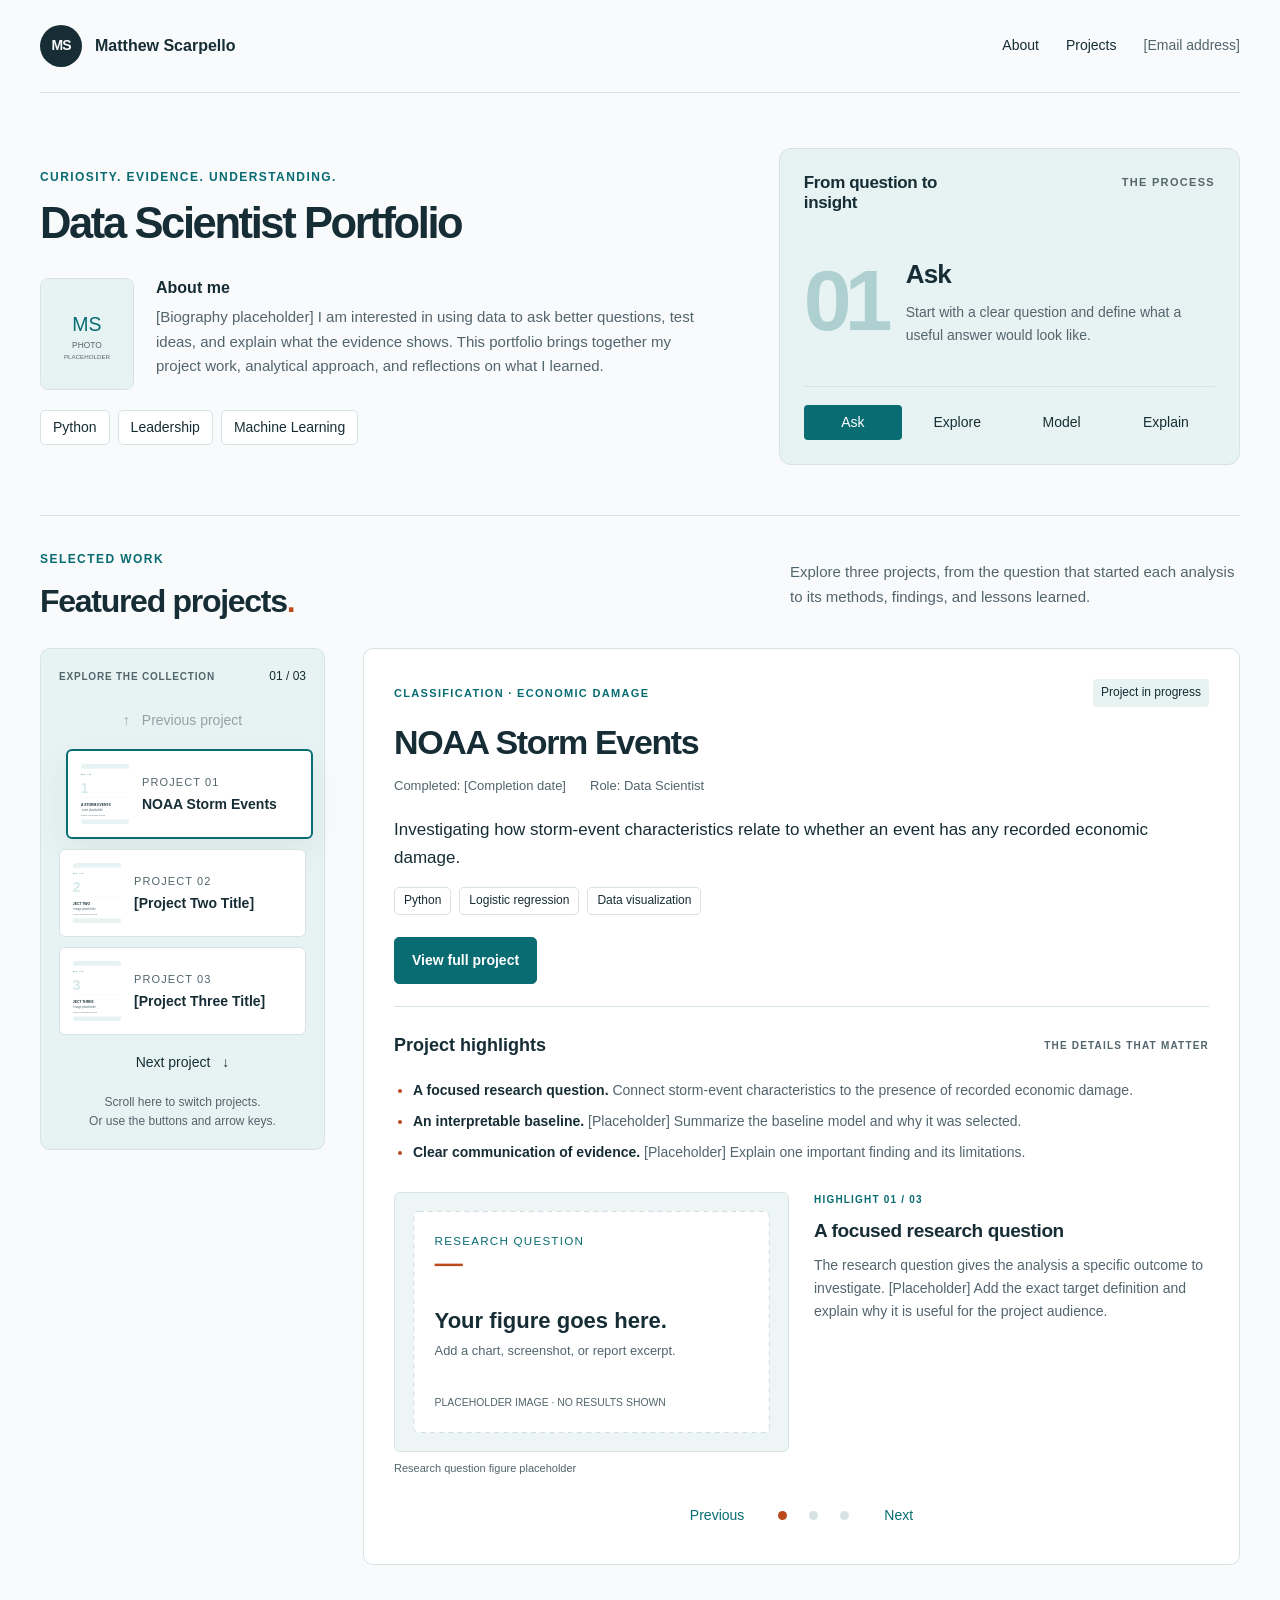
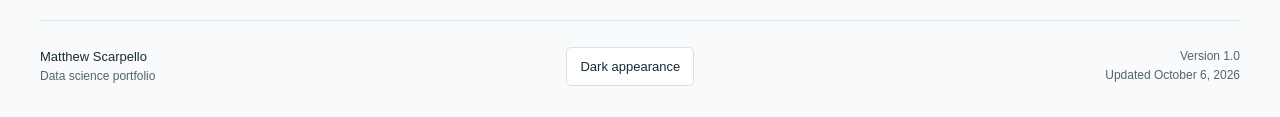
<file: index.html>
<!doctype html>
<html lang="en">
<head>
  <meta charset="utf-8"><meta name="viewport" content="width=device-width, initial-scale=1">
  <title>Matthew Scarpello | Data Scientist Portfolio</title>
  <meta name="description" content="Matthew Scarpello's data science portfolio. Explore project questions, methods, highlights, and reflections.">
  <link rel="icon" href="favicon.svg" type="image/svg+xml"><link rel="stylesheet" href="styles.css">
  <script src="portfolio-data.js" defer></script><script src="script.js" defer></script>
</head>
<body>
  <a class="skip-link" href="#main">Skip to content</a>
  <header class="site-header wrap">
    <a class="brand" href="index.html"><span class="monogram" aria-hidden="true">MS</span><span data-name>Matthew Scarpello</span></a>
    <nav aria-label="Main navigation"><a href="#about">About</a><a href="#projects">Projects</a><span data-contact class="contact">[Email address]</span></nav>
  </header>
  <main id="main" class="wrap">
    <section class="intro" id="about" aria-labelledby="intro-title">
      <div class="intro-main"><p class="eyebrow">Curiosity. Evidence. Understanding.</p><h1 id="intro-title" data-title>Data Scientist Portfolio</h1>
        <div class="about-row"><img id="profile" class="profile" src="profile-placeholder.svg" alt="Profile photo placeholder" width="108" height="124"><div><h2 class="small-heading">About me</h2><p id="about-copy"></p></div></div>
        <div class="skills" id="skills" aria-label="Skills"></div>
      </div>
      <aside class="workflow" aria-labelledby="workflow-title"><div class="workflow-top"><h2 id="workflow-title">From question to insight</h2><span class="small-label">THE PROCESS</span></div>
        <div id="workflow-stage" class="workflow-stage" tabindex="0" role="group" aria-label="Analytical process. Use up and down arrow keys or scroll to explore."><span id="workflow-number" class="workflow-number" aria-hidden="true">01</span><div class="workflow-copy" aria-live="polite"><h3 id="workflow-name"></h3><p id="workflow-text"></p></div></div>
        <div id="workflow-tabs" class="workflow-tabs" aria-label="Analytical process stages"></div>
      </aside>
    </section>
    <section id="projects" class="projects" aria-labelledby="projects-heading">
      <div class="section-heading"><div><p class="eyebrow">Selected work</p><h2 id="projects-heading">Featured projects<span class="accent">.</span></h2></div><p id="projects-intro"></p></div>
      <div class="project-layout">
        <aside id="project-selector" class="project-selector" aria-label="Project selector">
          <div class="selector-label"><span class="small-label">EXPLORE THE COLLECTION</span><span id="project-count">01 / 03</span></div>
          <button id="project-prev" class="step-button" aria-label="Select previous project"><span aria-hidden="true">↑</span> Previous project</button>
          <div id="project-options" class="project-options"></div>
          <button id="project-next" class="step-button" aria-label="Select next project">Next project <span aria-hidden="true">↓</span></button>
          <p class="scroll-hint">Scroll here to switch projects.<br>Or use the buttons and arrow keys.</p>
        </aside>
        <article id="project-view" class="project-view" aria-labelledby="project-title">
          <div class="project-meta"><span id="project-category" class="eyebrow"></span><span id="project-status" class="status"></span></div>
          <h3 id="project-title"></h3><div class="project-facts"><span>Completed: <span id="project-date"></span></span><span>Role: <span id="project-role"></span></span></div>
          <p id="project-summary" class="project-summary"></p><div id="project-tools" class="skills compact"></div>
          <div class="project-actions"><a id="project-link" class="button primary" href="project-noaa.html">View full project</a></div>
          <div class="highlights-heading"><h4>Project highlights</h4><span class="small-label">THE DETAILS THAT MATTER</span></div>
          <ul id="highlight-list" class="highlight-list"></ul>
          <div class="highlight-view"><figure><img id="highlight-image" src="highlight-question.svg" alt="Highlight placeholder" width="640" height="420"><figcaption id="highlight-caption"></figcaption></figure><div class="highlight-copy"><p id="highlight-number" class="eyebrow"></p><h5 id="highlight-title"></h5><p id="highlight-description"></p></div></div>
          <div class="highlight-controls"><button id="highlight-prev" class="text-button" aria-label="Previous highlight">Previous</button><div id="highlight-dots" class="dots" aria-label="Choose a highlight"></div><button id="highlight-next" class="text-button" aria-label="Next highlight">Next</button></div>
        </article>
      </div>
      <p id="project-announcement" class="sr-only" aria-live="polite" aria-atomic="true"></p>
    </section>
    <noscript><p>Please enable JavaScript to use the interactive project viewer. Project pages: <a href="project-noaa.html">NOAA Storm Events</a>, <a href="project-two.html">Project Two</a>, <a href="project-three.html">Project Three</a>.</p></noscript>
  </main>
  <footer class="site-footer wrap"><div><span data-name>Matthew Scarpello</span><span class="footer-caption">Data science portfolio</span></div><button class="theme-toggle" type="button" aria-pressed="false">Dark appearance</button><p>Version <span data-version></span><br>Updated <span data-updated></span></p></footer>
</body>
</html>
</file>
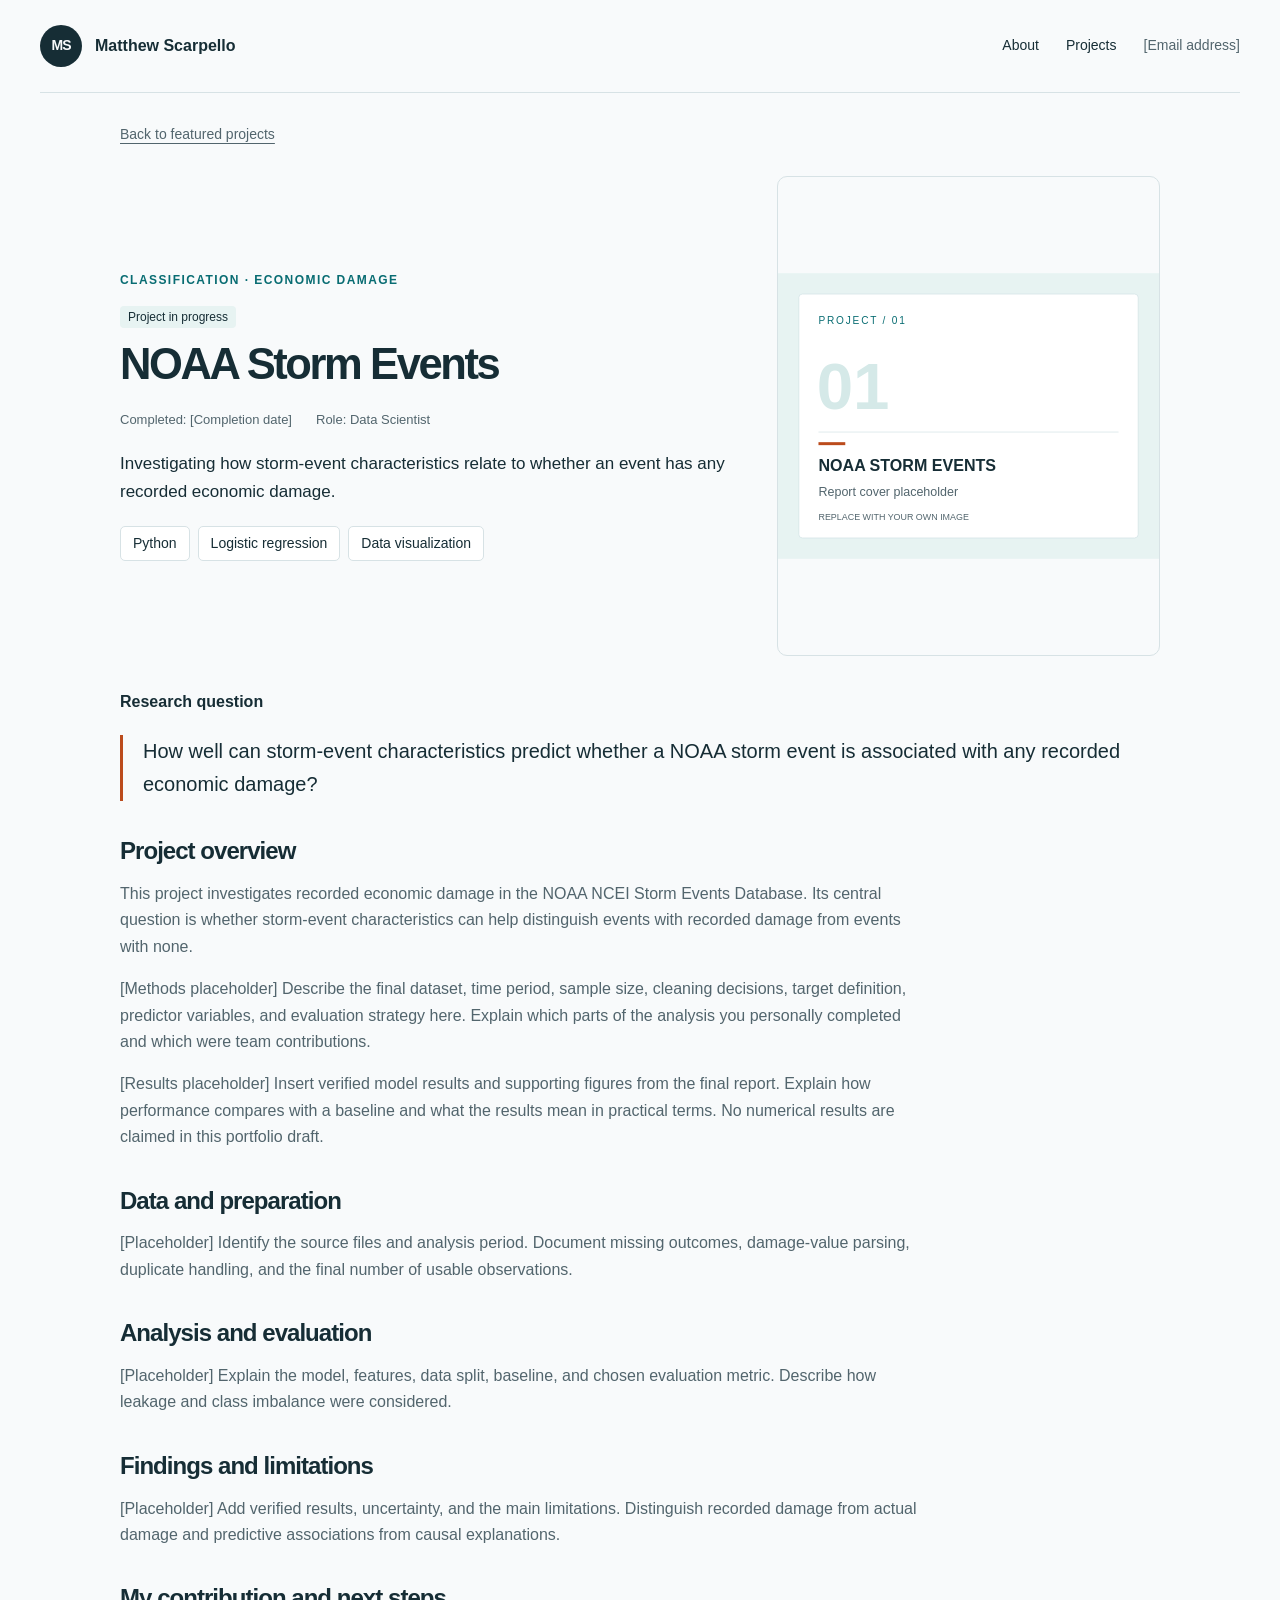
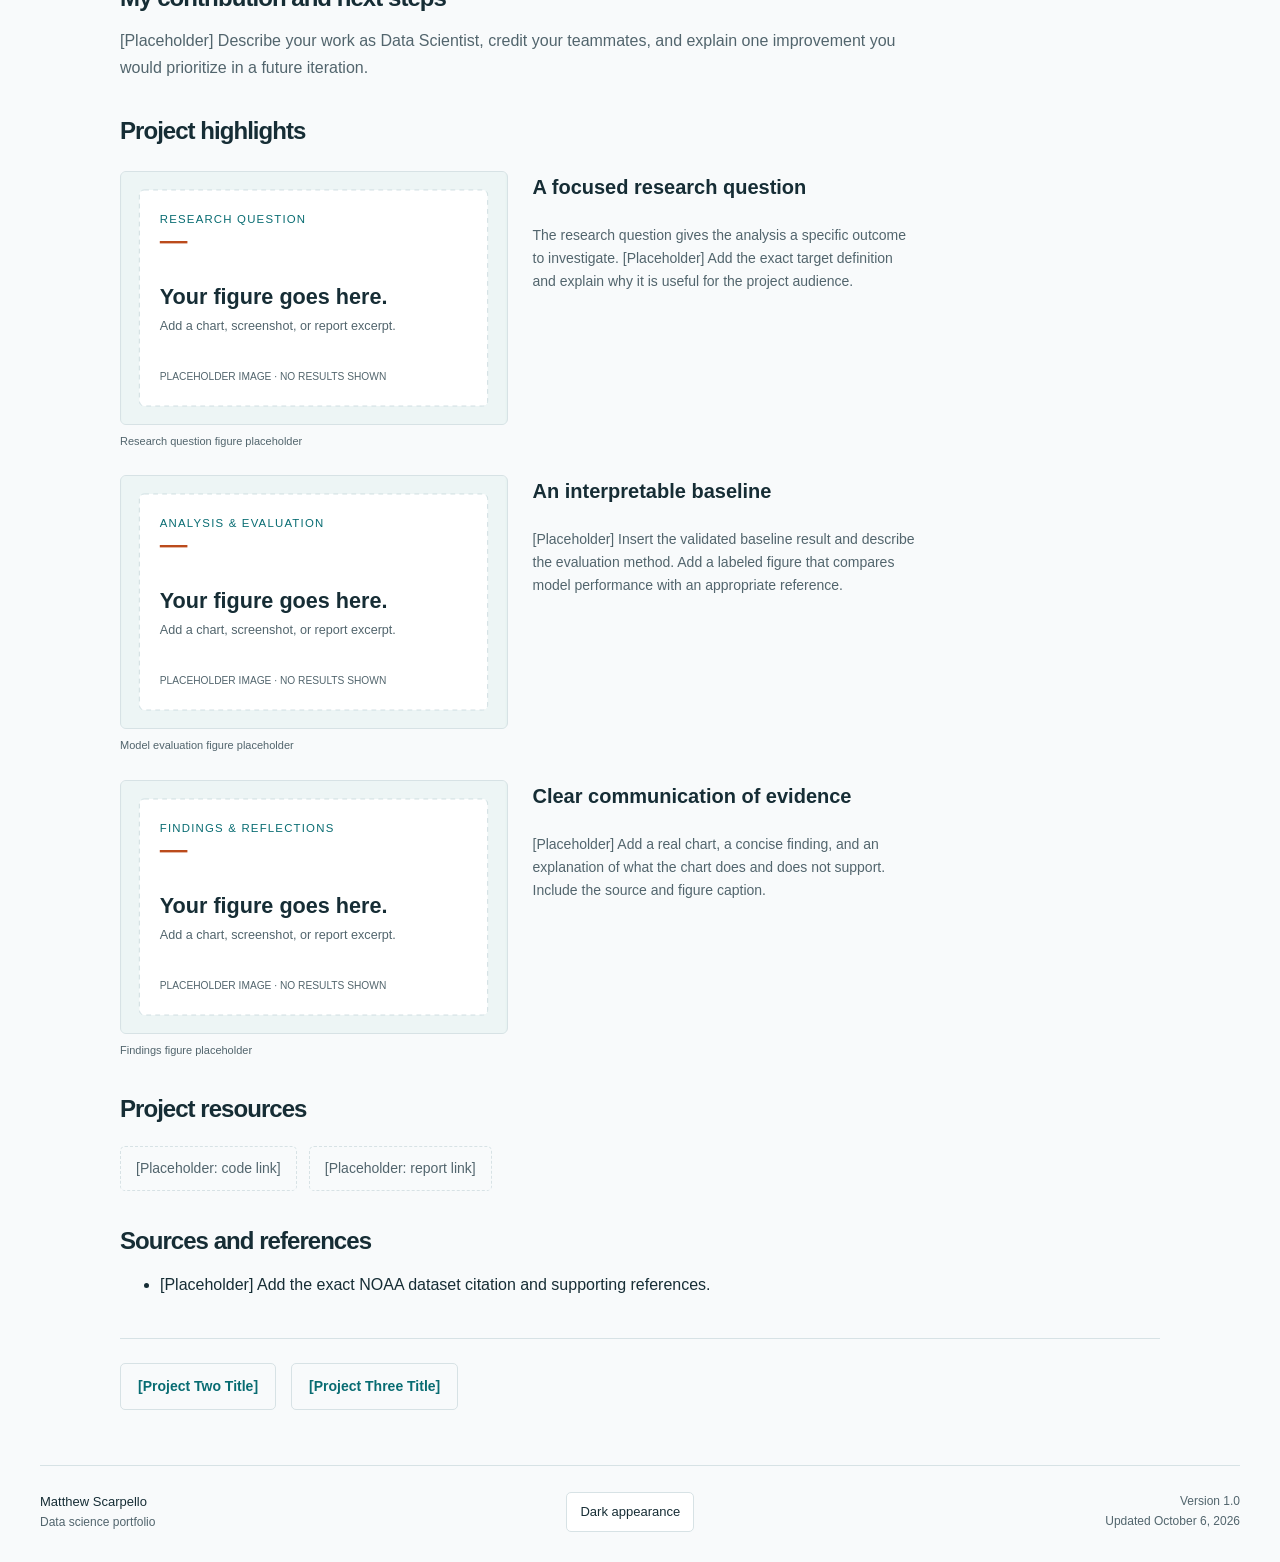
<file: project-noaa.html>
<!doctype html>
<html lang="en"><head><meta charset="utf-8"><meta name="viewport" content="width=device-width, initial-scale=1">
<title>NOAA Storm Events | Matthew Scarpello</title><meta name="description" content="Project question, methods, highlights, and reflections."><link rel="icon" href="favicon.svg" type="image/svg+xml"><link rel="stylesheet" href="styles.css"><script src="portfolio-data.js" defer></script><script src="script.js" defer></script></head>
<body data-project="noaa"><a class="skip-link" href="#main">Skip to content</a>
<header class="site-header wrap"><a class="brand" href="index.html"><span class="monogram" aria-hidden="true">MS</span><span data-name>Matthew Scarpello</span></a><nav aria-label="Main navigation"><a href="index.html#about">About</a><a href="index.html#projects">Projects</a><span data-contact class="contact">[Email address]</span></nav></header>
<main id="main" class="wrap detail-main"><a id="back-to-project" class="back-link" href="index.html#projects">Back to featured projects</a>
<div class="detail-header"><div><p id="detail-category" class="eyebrow"></p><span id="detail-status" class="status"></span><h1 id="detail-title">NOAA Storm Events</h1><div class="project-facts"><span>Completed: <span id="detail-date"></span></span><span>Role: <span id="detail-role"></span></span></div><p id="detail-summary" class="project-summary"></p><div id="detail-tools" class="skills"></div></div><img id="detail-image" class="detail-cover" src="project-noaa.svg" alt="Project cover placeholder" width="640" height="480"></div>
<section aria-labelledby="question-heading"><h2 id="question-heading" class="small-heading">Research question</h2><p id="detail-question" class="detail-question"></p></section>
<article id="detail-content" class="detail-body" aria-label="Full project description"></article><nav id="related-projects" class="related-projects" aria-label="Other projects"></nav>
<noscript><p>This project page uses JavaScript to display its description. Enable JavaScript to read all sections, or view the text in portfolio-data.js.</p></noscript></main>
<footer class="site-footer wrap"><div><span data-name>Matthew Scarpello</span><span class="footer-caption">Data science portfolio</span></div><button class="theme-toggle" type="button" aria-pressed="false">Dark appearance</button><p>Version <span data-version></span><br>Updated <span data-updated></span></p></footer></body></html>
</file>
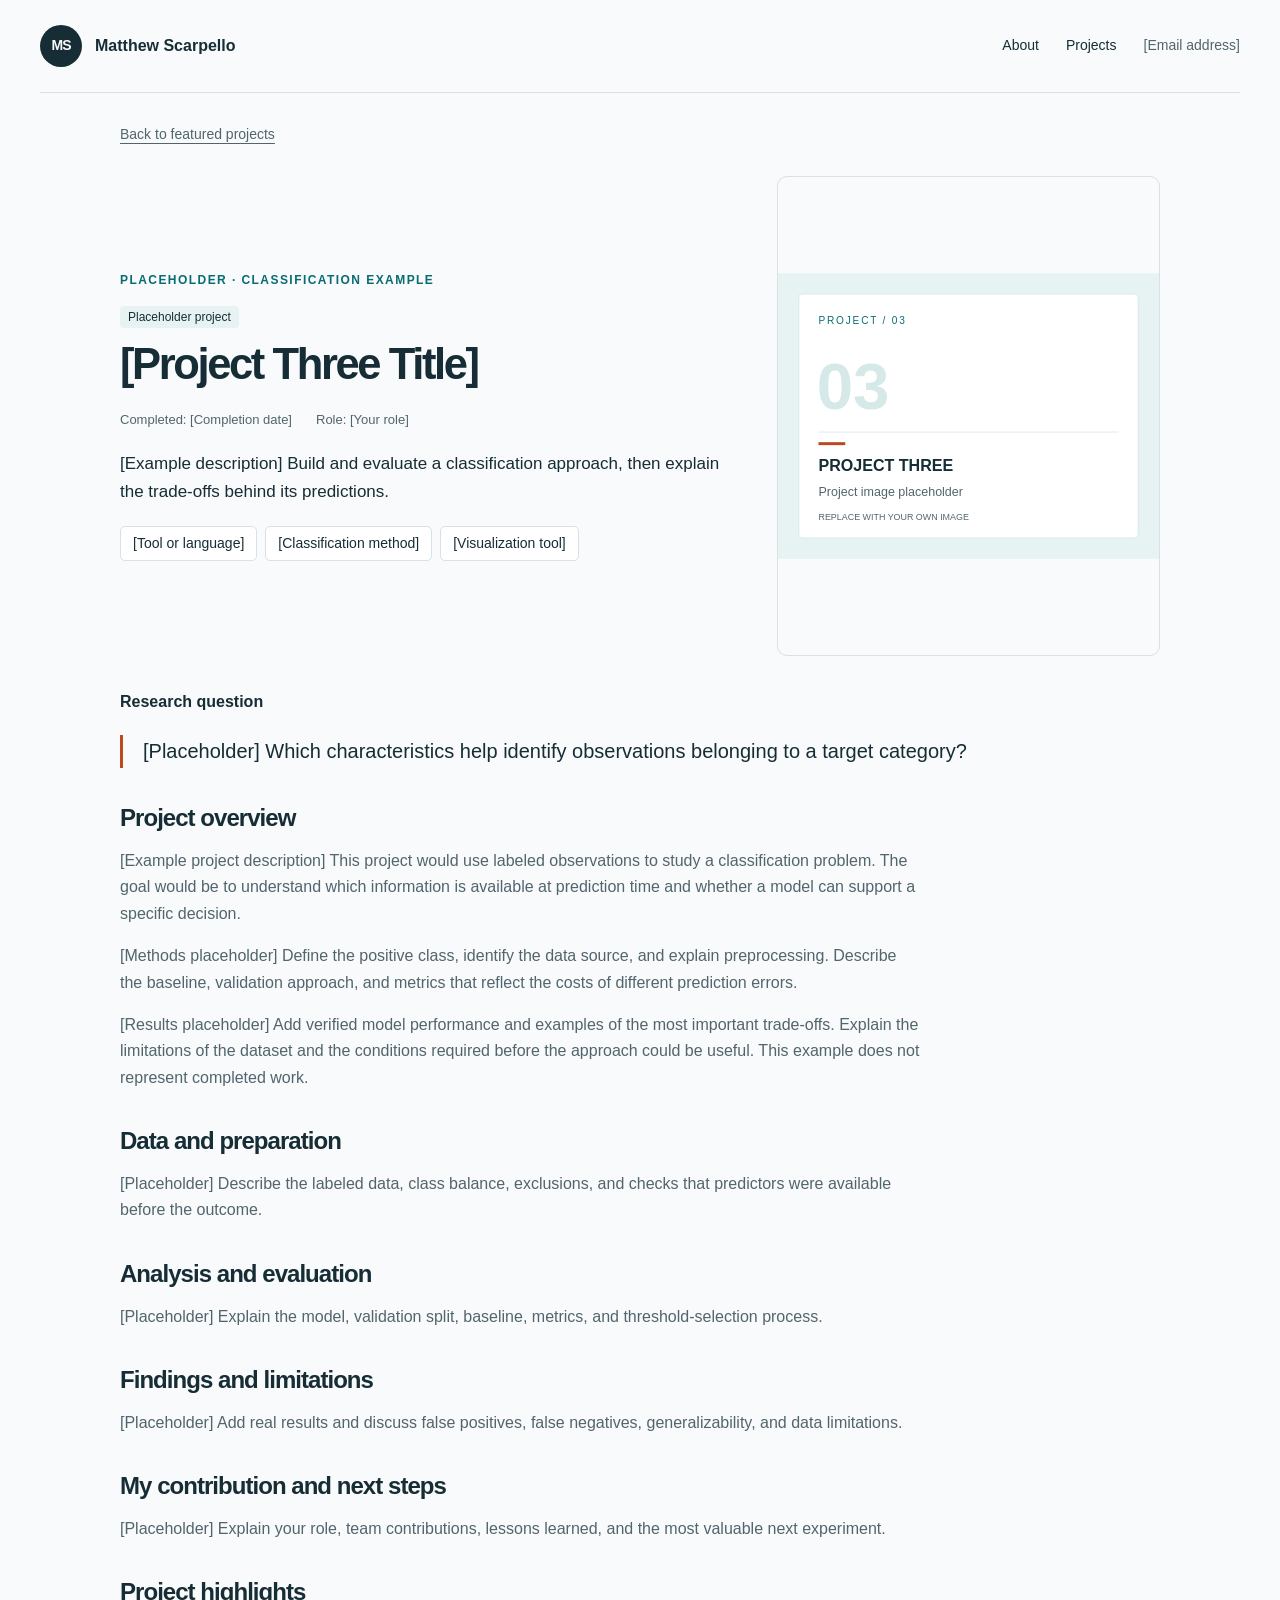
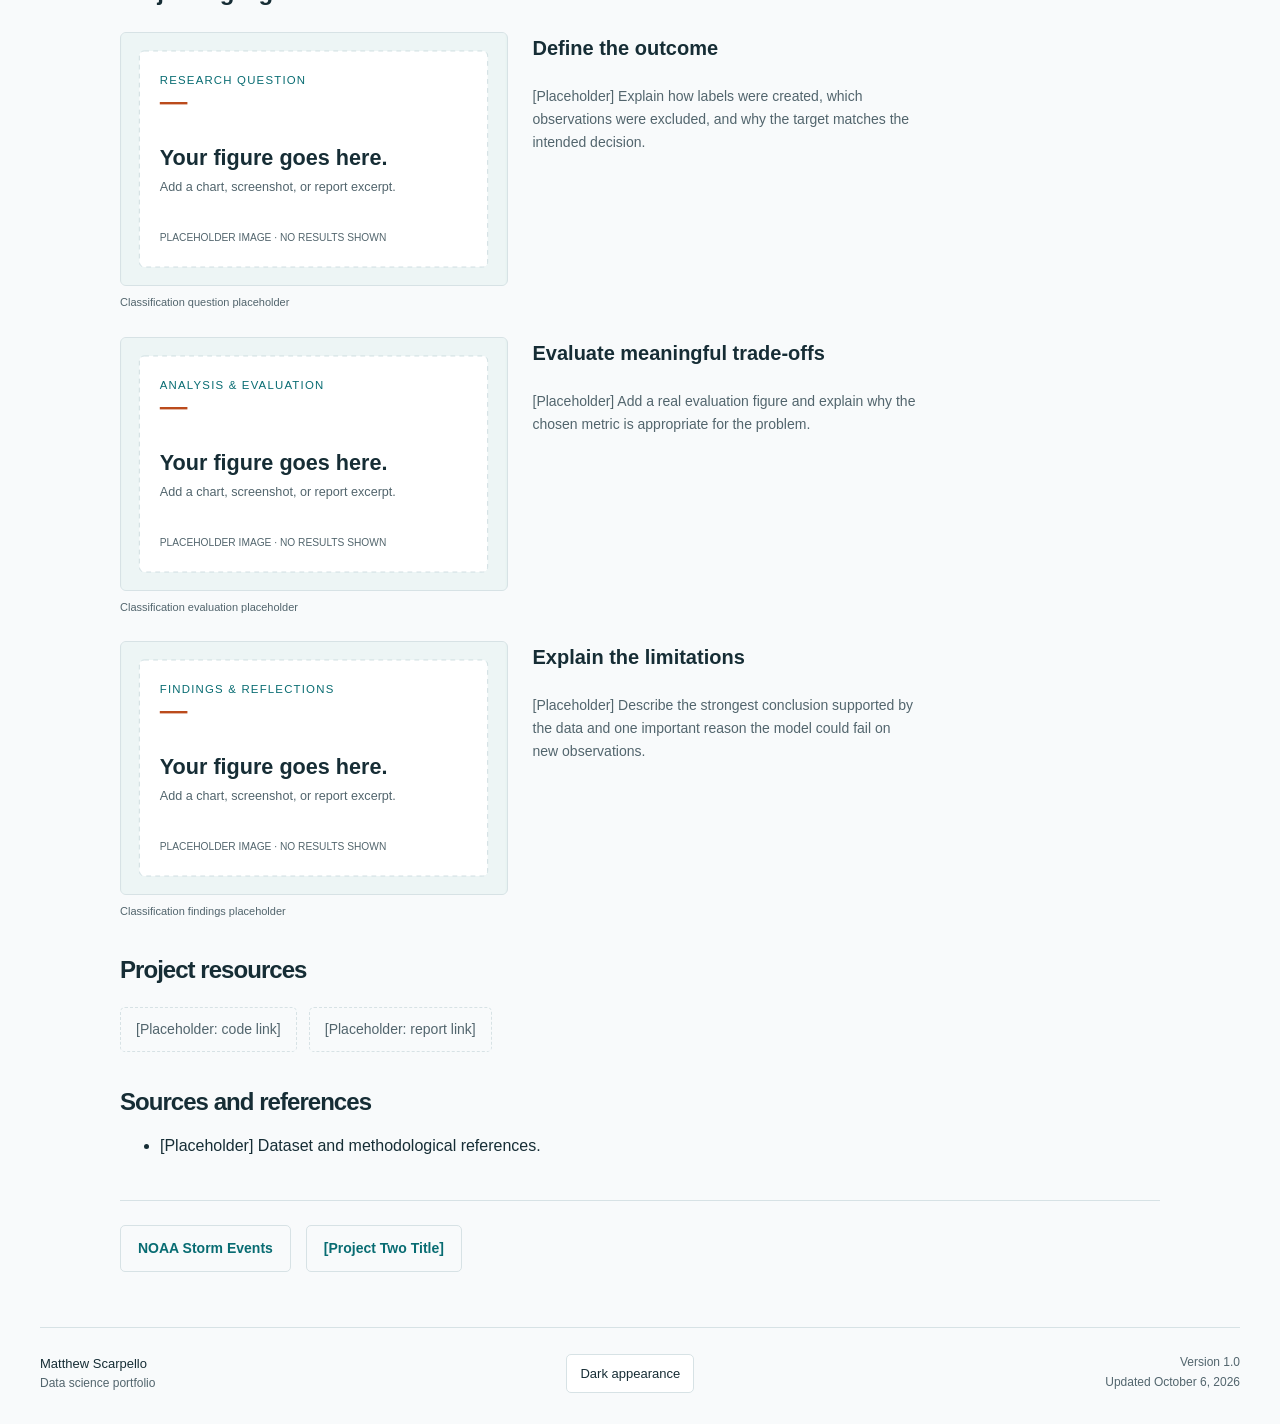
<file: project-three.html>
<!doctype html>
<html lang="en"><head><meta charset="utf-8"><meta name="viewport" content="width=device-width, initial-scale=1">
<title>[Project Three Title] | Matthew Scarpello</title><meta name="description" content="Project question, methods, highlights, and reflections."><link rel="icon" href="favicon.svg" type="image/svg+xml"><link rel="stylesheet" href="styles.css"><script src="portfolio-data.js" defer></script><script src="script.js" defer></script></head>
<body data-project="three"><a class="skip-link" href="#main">Skip to content</a>
<header class="site-header wrap"><a class="brand" href="index.html"><span class="monogram" aria-hidden="true">MS</span><span data-name>Matthew Scarpello</span></a><nav aria-label="Main navigation"><a href="index.html#about">About</a><a href="index.html#projects">Projects</a><span data-contact class="contact">[Email address]</span></nav></header>
<main id="main" class="wrap detail-main"><a id="back-to-project" class="back-link" href="index.html#projects">Back to featured projects</a>
<div class="detail-header"><div><p id="detail-category" class="eyebrow"></p><span id="detail-status" class="status"></span><h1 id="detail-title">[Project Three Title]</h1><div class="project-facts"><span>Completed: <span id="detail-date"></span></span><span>Role: <span id="detail-role"></span></span></div><p id="detail-summary" class="project-summary"></p><div id="detail-tools" class="skills"></div></div><img id="detail-image" class="detail-cover" src="project-three.svg" alt="Project cover placeholder" width="640" height="480"></div>
<section aria-labelledby="question-heading"><h2 id="question-heading" class="small-heading">Research question</h2><p id="detail-question" class="detail-question"></p></section>
<article id="detail-content" class="detail-body" aria-label="Full project description"></article><nav id="related-projects" class="related-projects" aria-label="Other projects"></nav>
<noscript><p>This project page uses JavaScript to display its description. Enable JavaScript to read all sections, or view the text in portfolio-data.js.</p></noscript></main>
<footer class="site-footer wrap"><div><span data-name>Matthew Scarpello</span><span class="footer-caption">Data science portfolio</span></div><button class="theme-toggle" type="button" aria-pressed="false">Dark appearance</button><p>Version <span data-version></span><br>Updated <span data-updated></span></p></footer></body></html>
</file>
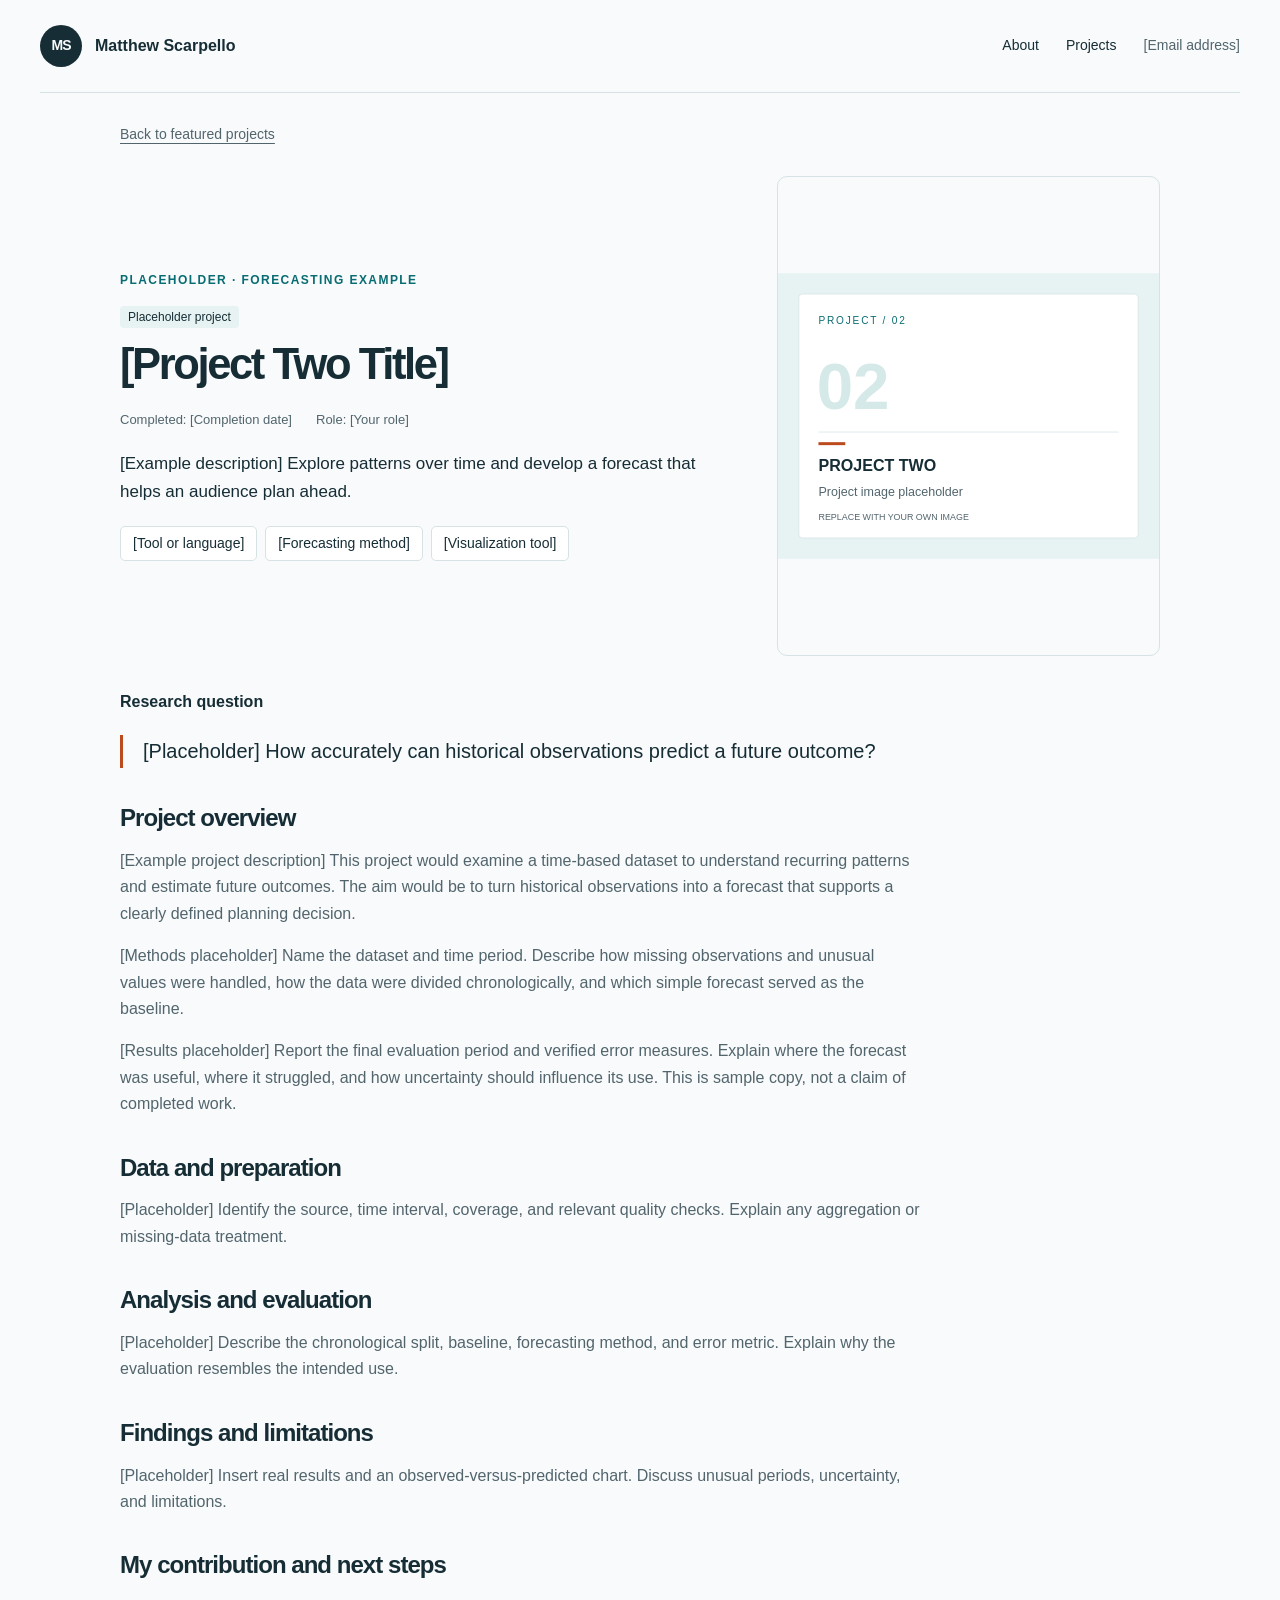
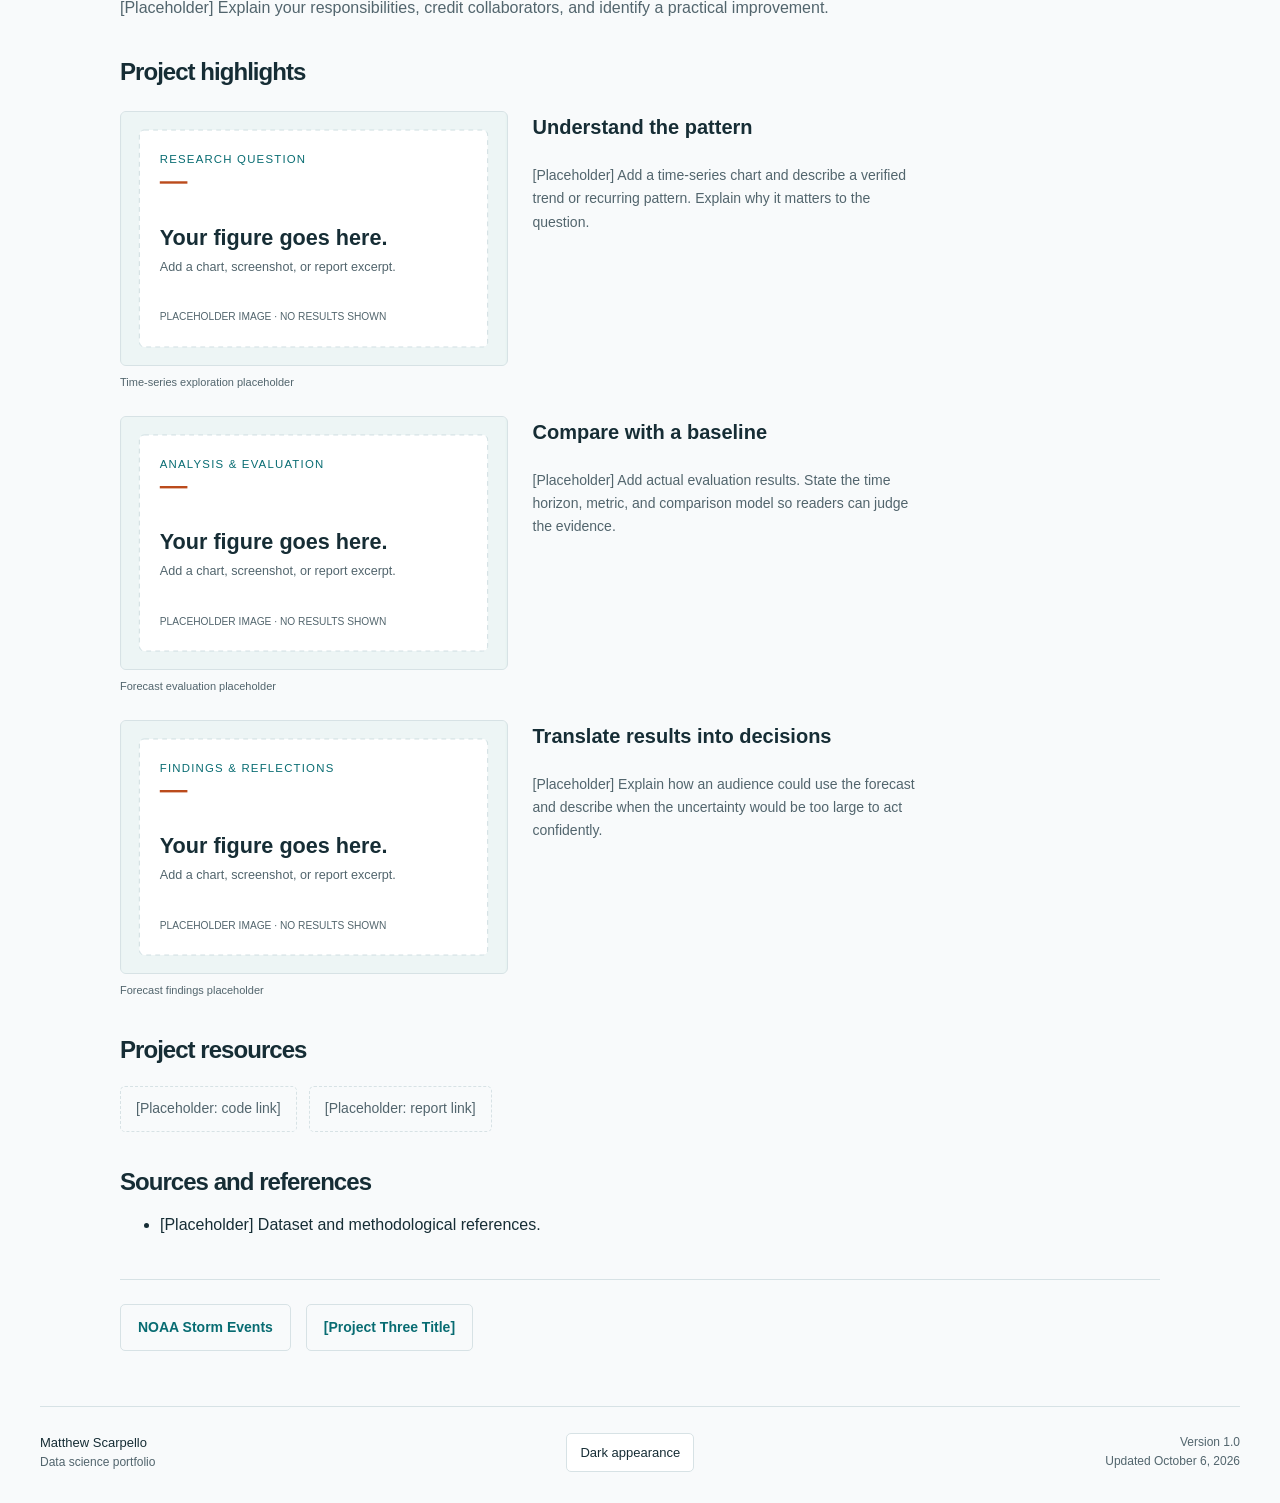
<file: project-two.html>
<!doctype html>
<html lang="en"><head><meta charset="utf-8"><meta name="viewport" content="width=device-width, initial-scale=1">
<title>[Project Two Title] | Matthew Scarpello</title><meta name="description" content="Project question, methods, highlights, and reflections."><link rel="icon" href="favicon.svg" type="image/svg+xml"><link rel="stylesheet" href="styles.css"><script src="portfolio-data.js" defer></script><script src="script.js" defer></script></head>
<body data-project="two"><a class="skip-link" href="#main">Skip to content</a>
<header class="site-header wrap"><a class="brand" href="index.html"><span class="monogram" aria-hidden="true">MS</span><span data-name>Matthew Scarpello</span></a><nav aria-label="Main navigation"><a href="index.html#about">About</a><a href="index.html#projects">Projects</a><span data-contact class="contact">[Email address]</span></nav></header>
<main id="main" class="wrap detail-main"><a id="back-to-project" class="back-link" href="index.html#projects">Back to featured projects</a>
<div class="detail-header"><div><p id="detail-category" class="eyebrow"></p><span id="detail-status" class="status"></span><h1 id="detail-title">[Project Two Title]</h1><div class="project-facts"><span>Completed: <span id="detail-date"></span></span><span>Role: <span id="detail-role"></span></span></div><p id="detail-summary" class="project-summary"></p><div id="detail-tools" class="skills"></div></div><img id="detail-image" class="detail-cover" src="project-two.svg" alt="Project cover placeholder" width="640" height="480"></div>
<section aria-labelledby="question-heading"><h2 id="question-heading" class="small-heading">Research question</h2><p id="detail-question" class="detail-question"></p></section>
<article id="detail-content" class="detail-body" aria-label="Full project description"></article><nav id="related-projects" class="related-projects" aria-label="Other projects"></nav>
<noscript><p>This project page uses JavaScript to display its description. Enable JavaScript to read all sections, or view the text in portfolio-data.js.</p></noscript></main>
<footer class="site-footer wrap"><div><span data-name>Matthew Scarpello</span><span class="footer-caption">Data science portfolio</span></div><button class="theme-toggle" type="button" aria-pressed="false">Dark appearance</button><p>Version <span data-version></span><br>Updated <span data-updated></span></p></footer></body></html>
</file>
<file: styles.css>
:root{color-scheme:light;--bg:#f8fafb;--surface:#fff;--ink:#162d35;--muted:#52656d;--line:#d7e2e5;--teal:#086c72;--teal-soft:#e7f3f2;--orange:#bb4b1c;--shadow:0 12px 32px #102d3510}
html[data-theme=dark]{color-scheme:dark;--bg:#101e25;--surface:#172a33;--ink:#edf5f6;--muted:#b4c7ce;--line:#36505b;--teal:#78dcd4;--teal-soft:#223d43;--orange:#ffa477;--shadow:0 12px 32px #0002}
*{box-sizing:border-box}html{scroll-behavior:smooth;scroll-padding-top:24px}body{margin:0;background:var(--bg);color:var(--ink);font:16px/1.65 -apple-system,BlinkMacSystemFont,"Segoe UI",sans-serif}button,a{-webkit-tap-highlight-color:transparent}button{font:inherit;color:inherit;cursor:pointer}a{color:var(--teal);text-underline-offset:4px}button:focus-visible,a:focus-visible,[tabindex]:focus-visible{outline:3px solid var(--orange);outline-offset:4px}button:disabled{opacity:.4;cursor:default}img{display:block;max-width:100%}.wrap{width:min(1220px,calc(100% - 80px));margin-inline:auto}.site-header{display:flex;align-items:center;justify-content:space-between;gap:24px;padding-block:25px;border-bottom:1px solid var(--line)}.brand{display:flex;align-items:center;gap:13px;font-weight:700;color:var(--ink);text-decoration:none}.monogram{display:grid;place-items:center;background:var(--ink);color:var(--bg);width:42px;height:42px;border-radius:50%;font-size:14px;letter-spacing:-1px}.site-header nav{display:flex;align-items:center;gap:27px;font-size:14px}.site-header nav a{color:var(--ink);text-decoration:none}.contact{color:var(--muted);overflow-wrap:anywhere}.intro{display:grid;grid-template-columns:1.45fr 1fr;gap:70px;padding:55px 0 50px;align-items:center}.eyebrow,.small-label{font-size:12px;letter-spacing:.12em;font-weight:700;text-transform:uppercase}.eyebrow{color:var(--teal);margin:0 0 12px}.small-label{color:var(--muted)}h1,h2,h3,h4,h5,p{margin-top:0}h1{font-size:clamp(32px,3.4vw,49px);letter-spacing:-.055em;line-height:1.1;margin-bottom:30px;font-weight:650}h2{font-size:32px;line-height:1.2;letter-spacing:-.04em;margin-bottom:0}.about-row{display:flex;align-items:flex-start;gap:22px}.profile{width:94px;height:112px;object-fit:cover;border-radius:8px;flex-shrink:0;border:1px solid var(--line)}.small-heading{font-size:16px;letter-spacing:0;margin-bottom:8px}#about-copy{color:var(--muted);font-size:15px;margin-bottom:0}.skills{display:flex;gap:8px;flex-wrap:wrap;margin-top:20px}.skill{font-size:14px;padding:5px 12px;border:1px solid var(--line);border-radius:5px;background:var(--surface)}.workflow{background:var(--teal-soft);border:1px solid var(--line);border-radius:12px;padding:24px;overflow:hidden}.workflow-top{display:flex;justify-content:space-between;gap:15px;align-items:flex-start}.workflow-top h2{font-size:17px;letter-spacing:-.02em;max-width:180px}.workflow-top .small-label{font-size:11px}.workflow-stage{display:flex;gap:20px;align-items:center;min-height:172px}.workflow-number{font-size:86px;line-height:1;font-weight:750;letter-spacing:-.08em;color:var(--teal);opacity:.25}.workflow-copy h3{font-size:26px;letter-spacing:-.03em;margin:0 0 5px}.workflow-copy p{color:var(--muted);font-size:14px;margin:0}.workflow-tabs{display:flex;border-top:1px solid var(--line);padding-top:18px;gap:6px}.workflow-tabs button{background:transparent;border:0;border-radius:4px;padding:6px 9px;font-size:14px;flex:1}.workflow-tabs button[aria-pressed=true]{background:var(--teal);color:var(--surface)}html[data-theme=dark] .workflow-tabs button[aria-pressed=true]{color:#102d35}.projects{border-top:1px solid var(--line);padding-top:34px}.section-heading{display:flex;gap:30px;align-items:center;justify-content:space-between;margin-bottom:28px}.section-heading>p{max-width:450px;color:var(--muted);font-size:15px;margin:0}.accent{color:var(--orange)}.project-layout{display:grid;grid-template-columns:285px minmax(0,1fr);gap:38px;align-items:start}.project-selector{padding:18px;background:var(--teal-soft);border:1px solid var(--line);border-radius:10px;position:sticky;top:20px}.selector-label{display:flex;justify-content:space-between;align-items:center;gap:10px;margin-bottom:14px}.selector-label .small-label{font-size:10px;letter-spacing:.08em}#project-count{font-size:12px;white-space:nowrap;font-variant-numeric:tabular-nums}.step-button{width:100%;background:transparent;border:0;min-height:40px;font-size:14px;display:flex;align-items:center;justify-content:center;gap:12px}.project-options{display:grid;gap:10px;margin:8px 0}.project-option{position:relative;display:flex;gap:13px;text-align:left;width:100%;align-items:center;padding:13px;background:var(--surface);border:1px solid var(--line);border-radius:6px;transition:transform .2s,box-shadow .2s}.project-option[aria-pressed=true]{border:2px solid var(--teal);box-shadow:var(--shadow);transform:translateX(7px)}.project-option img{width:48px;height:60px;object-fit:cover;border-radius:3px}.option-name{font-weight:650;font-size:14px;line-height:1.4;display:block}.option-number{font-size:11px;color:var(--muted);display:block;margin-bottom:3px;letter-spacing:.1em}.scroll-hint{text-align:center;font-size:12px;color:var(--muted);margin:10px 0 0;line-height:1.6}.project-view{background:var(--surface);border:1px solid var(--line);border-radius:10px;padding:30px}.project-meta{display:flex;gap:12px;align-items:center;justify-content:space-between;margin-bottom:16px}.project-meta .eyebrow{font-size:11px;margin:0}.status{font-size:12px;background:var(--teal-soft);border-radius:4px;padding:4px 8px;white-space:nowrap}.project-view h3{font-size:34px;line-height:1.15;letter-spacing:-.04em;margin-bottom:13px}.project-facts{display:flex;flex-wrap:wrap;gap:8px 24px;font-size:13px;color:var(--muted)}.project-summary{margin:20px 0 0;font-size:17px}.compact{margin-top:15px}.compact .skill{font-size:12px;padding:3px 9px}.project-actions{display:flex;gap:12px;flex-wrap:wrap;margin:22px 0}.button{display:inline-flex;align-items:center;justify-content:center;padding:11px 17px;border-radius:5px;border:1px solid var(--line);font-size:14px;font-weight:600;text-decoration:none}.primary{background:var(--teal);border-color:var(--teal);color:#fff}html[data-theme=dark] .primary{color:#102d35}.highlights-heading{border-top:1px solid var(--line);padding-top:24px;display:flex;justify-content:space-between;gap:20px;align-items:center}.highlights-heading h4{font-size:18px;margin:0}.highlights-heading .small-label{font-size:10px}.highlight-list{padding-left:19px;margin:14px 0 24px;color:var(--muted);font-size:14px}.highlight-list li{padding:4px 0}.highlight-list li::marker{color:var(--orange)}.highlight-list strong{color:var(--ink)}.highlight-view{display:grid;grid-template-columns:1fr 1fr;gap:25px;align-items:start}.highlight-view figure{margin:0;min-width:0}.highlight-view img{width:100%;height:auto;border-radius:6px;border:1px solid var(--line);aspect-ratio:640/420;object-fit:contain;background:#e7f3f2}.highlight-view figcaption{font-size:11px;color:var(--muted);margin-top:7px}.highlight-copy h5{font-size:19px;line-height:1.3;margin:0 0 10px;letter-spacing:-.02em}.highlight-copy p:not(.eyebrow){font-size:14px;color:var(--muted);margin:0}.highlight-copy .eyebrow{font-size:10px;margin:0 0 10px}.highlight-controls{display:flex;gap:15px;align-items:center;justify-content:center;margin-top:20px}.text-button{border:0;background:transparent;color:var(--teal);padding:7px 10px;font-size:14px}.dots{display:flex;gap:3px}.dots button{width:28px;height:32px;border:0;background:transparent;padding:9px}.dots button::after{content:"";display:block;width:9px;height:9px;background:var(--line);border-radius:50%}.dots button[aria-pressed=true]::after{background:var(--orange)}.site-footer{margin-top:55px;padding:25px 0 30px;border-top:1px solid var(--line);display:flex;justify-content:space-between;gap:25px;align-items:center;font-size:13px}.footer-caption{display:block;color:var(--muted);font-size:12px}.site-footer p{margin:0;text-align:right;font-size:12px;color:var(--muted)}.theme-toggle{border:1px solid var(--line);background:var(--surface);padding:8px 13px;border-radius:5px;font-size:13px}.skip-link{position:absolute;left:12px;top:-100px;background:var(--surface);padding:12px;z-index:5}.skip-link:focus{top:12px}.sr-only{position:absolute;width:1px;height:1px;overflow:hidden;clip:rect(0,0,0,0);white-space:nowrap}.detail-main{max-width:1040px}.back-link{display:inline-block;margin:30px 0;color:var(--muted);font-size:14px}.detail-header{display:grid;grid-template-columns:1.6fr 1fr;gap:45px;align-items:center;margin-bottom:36px}.detail-header h1{margin:12px 0 20px}.detail-cover{width:100%;border-radius:10px;border:1px solid var(--line)}.detail-question{font-size:20px;border-left:3px solid var(--orange);padding-left:20px;margin:24px 0}.detail-body{max-width:800px}.detail-body h2{font-size:24px;margin:36px 0 15px}.detail-body p{color:var(--muted)}.detail-body .highlight-view{margin:25px 0}.detail-body h3{font-size:20px}.resource-missing{display:inline-block;border:1px dashed var(--line);padding:10px 15px;border-radius:5px;color:var(--muted);font-size:14px}.related-projects{display:flex;gap:15px;flex-wrap:wrap;margin-top:40px;padding-top:24px;border-top:1px solid var(--line)}
@media(min-width:1500px){.wrap{width:min(1280px,calc(100% - 120px))}}
@media(max-width:980px){.wrap{width:calc(100% - 40px)}.intro{gap:30px;grid-template-columns:1.3fr 1fr}.project-layout{grid-template-columns:240px minmax(0,1fr);gap:20px}.project-view{padding:22px}.project-meta{align-items:flex-start;flex-direction:column}.highlight-view{grid-template-columns:1fr}.highlight-view img{max-height:230px}.highlights-heading .small-label{display:none}.site-header nav{gap:15px}.contact{max-width:200px}}
@media(max-width:700px){.wrap{width:calc(100% - 32px)}.site-header{align-items:flex-start;gap:16px;flex-direction:column;padding-block:18px}.site-header nav{width:100%;flex-wrap:wrap}.contact{margin-left:auto;max-width:none;font-size:12px}.intro{grid-template-columns:1fr;padding-block:32px;gap:28px}h1{font-size:38px}.workflow-stage{min-height:135px}.section-heading{align-items:flex-start;flex-direction:column;gap:16px}.section-heading h2{font-size:30px}.project-layout{grid-template-columns:1fr;gap:20px}.project-selector{position:static}.project-options{grid-template-columns:repeat(3,minmax(0,1fr));gap:8px}.project-option{flex-direction:column;align-items:flex-start;padding:10px;gap:7px}.project-option img{width:100%;height:60px;object-fit:cover}.project-option[aria-pressed=true]{transform:translateY(-3px)}.option-name{font-size:12px;overflow-wrap:anywhere}.option-number{font-size:10px}.scroll-hint{font-size:11px}.step-button{min-height:32px}.project-view{padding:22px}.project-view h3{font-size:29px}.highlight-view{grid-template-columns:1fr}.highlight-view img{max-height:none}.site-footer{flex-wrap:wrap;gap:18px;margin-top:35px}.site-footer p{text-align:left}.detail-header{grid-template-columns:1fr;gap:20px}.detail-cover{max-width:400px}.detail-header h1{font-size:38px}}
@media(prefers-reduced-motion:reduce){html{scroll-behavior:auto}*,*::before,*::after{transition:none!important;animation:none!important}}
</file>
